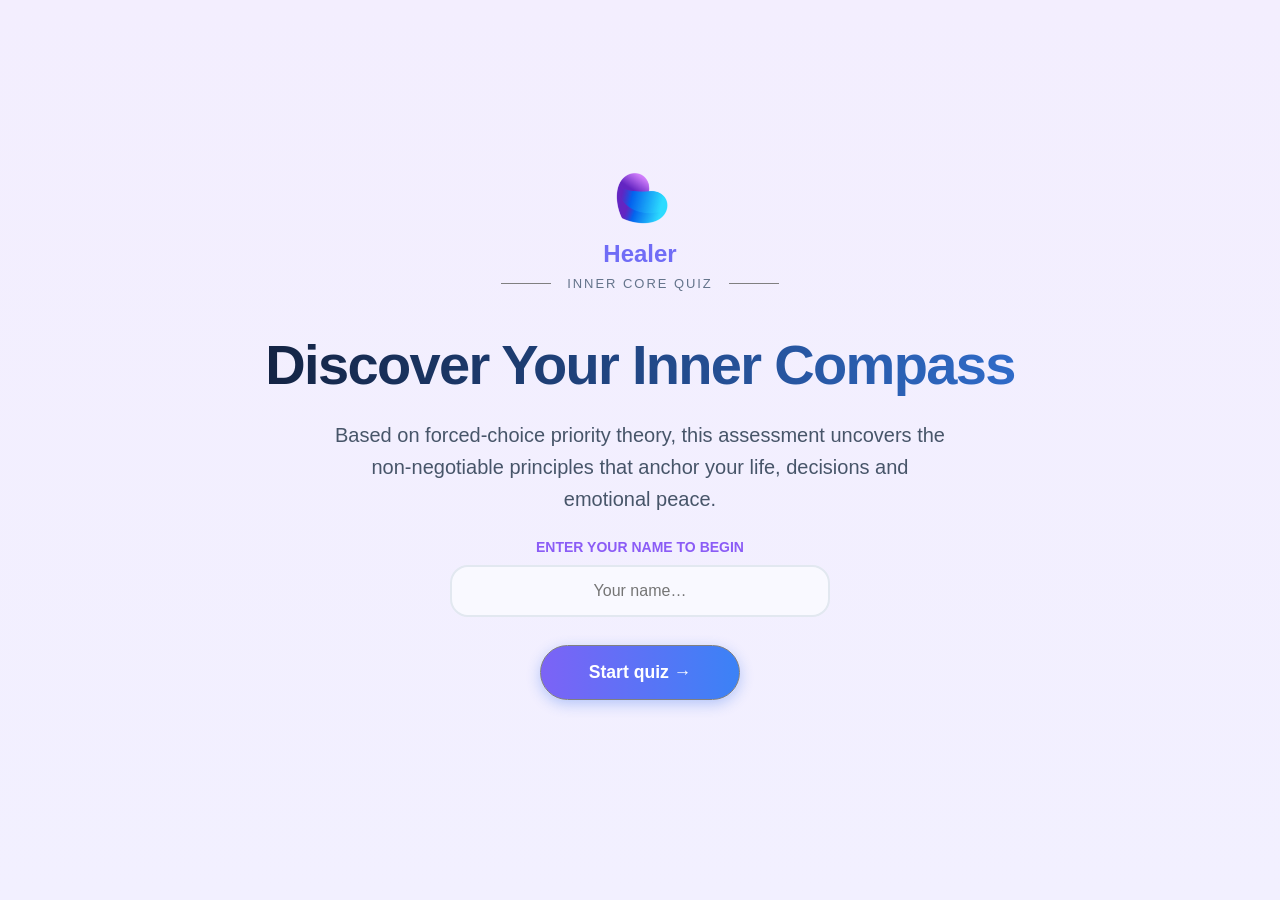
<file: index.html>
<!DOCTYPE html>
<html lang="en">

<head>
  <meta charset="UTF-8">
  <meta name="viewport" content="width=device-width, initial-scale=1, viewport-fit=cover">
  <title>Healer – Discover Your Inner Compass</title>
  <link rel="icon" href="images/healer-logo.webp">
  <link rel="preconnect" href="https://fonts.googleapis.com">
  <link href="https://fonts.googleapis.com/css2?family=Gabarito:wght@400..900&display=swap" rel="stylesheet">
  <link rel="stylesheet" href="style.css">
</head>

<body class="center-layout">

  <div class="intro-container">
    <img src="images/healer-logo.webp" alt="Healer logo" class="brand-logo">
    <div class="brand-title">Healer</div>

    <div class="kicker-line-wrap">
      <span class="kicker-text">Inner core quiz</span>
    </div>

    <h1 class="hero-heading">Discover Your Inner Compass</h1>
    <p class="hero-desc">
      Based on forced-choice priority theory, this assessment uncovers the non-negotiable principles that anchor your
      life, decisions and emotional peace.
    </p>

    <form action="pick-cards.html" method="GET" class="intro-form">
      <label class="input-label-kicker" for="userName">Enter your name to begin</label>
      <input type="text" id="userName" name="userName" class="name-input" placeholder="Your name…" maxlength="30"
        required autocomplete="off">
      <div class="btn-wrap">
        <button type="submit" class="btn-pill">Start quiz &rarr;</button>
      </div>
    </form>
  </div>

</body>

</html>
</file>
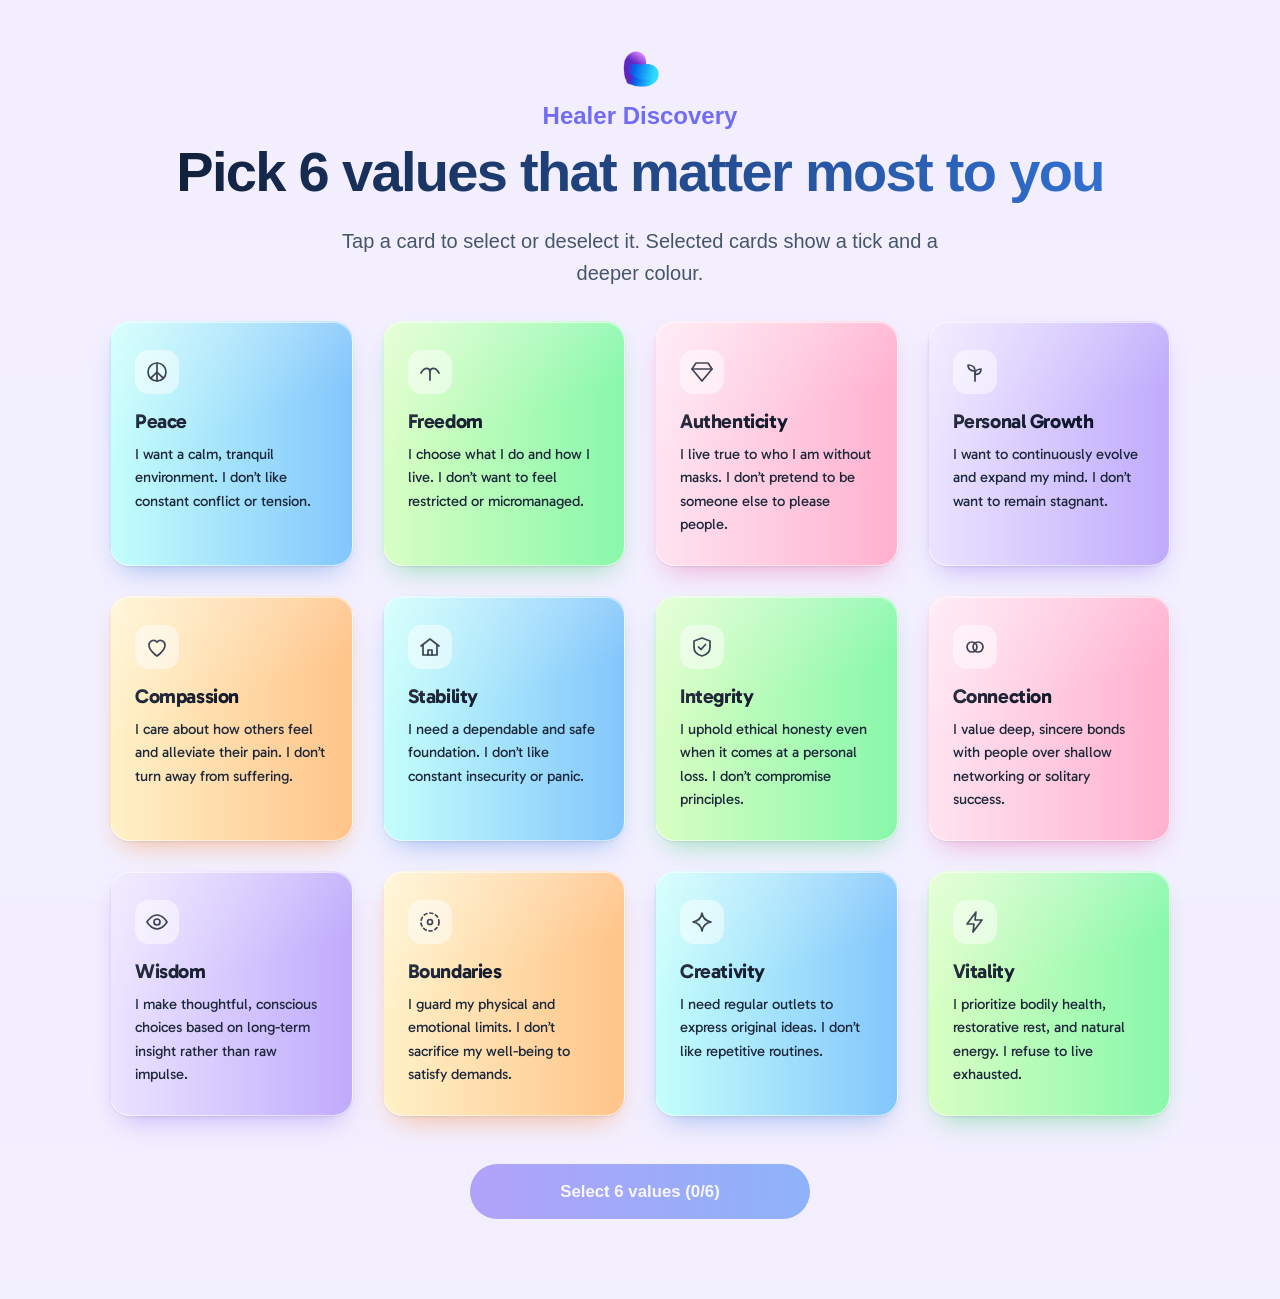
<file: pick-cards.html>
<!DOCTYPE html>
<html lang="en">

<head>
  <meta charset="UTF-8">
  <meta name="viewport" content="width=device-width, initial-scale=1, viewport-fit=cover">
  <title>Healer – Pick Your Core Values</title>
  <link rel="icon" href="images/healer-logo.webp">
  <link rel="preconnect" href="https://fonts.googleapis.com">
  <link href="https://fonts.googleapis.com/css2?family=Gabarito:wght@400..900&display=swap" rel="stylesheet">
  <link rel="stylesheet" href="style.css">
</head>

<body>
  <noscript>
    <p style="text-align:center;padding:2rem">Please turn on JavaScript to use this quiz.</p>
  </noscript>

  <div class="app-layout">

    <!-- ================= STAGE 1: PICK CARDS ================= -->
    <main id="selection-stage" class="stage active">
      <header class="stage-header">
        <img src="images/healer-logo.webp" alt="Healer logo" class="brand-logo small-logo">
        <div class="brand-title">Healer Discovery</div>
        <h1 class="hero-heading" id="selectionHeading">Pick 6 values that matter most to you</h1>
        <p class="hero-desc">Tap a card to select or deselect it. Selected cards show a tick and a deeper colour.</p>
      </header>

      <section class="cards-deck" id="cardsDeck">

        <article class="healer-card" data-id="peace" role="button" tabindex="0" aria-pressed="false">
          <span class="card-icon" aria-hidden="true"><svg viewBox="0 0 24 24">
              <circle cx="12" cy="12" r="9" />
              <path d="M12 3v18M12 12l-6.4 6.4M12 12l6.4 6.4" />
            </svg></span>
          <h3 class="card-title">Peace</h3>
          <p class="card-text">I want a calm, tranquil environment. I don’t like constant conflict or tension.</p>
        </article>

        <article class="healer-card" data-id="freedom" role="button" tabindex="0" aria-pressed="false">
          <span class="card-icon" aria-hidden="true"><svg viewBox="0 0 24 24">
              <path d="M3 13c4-7 9-5 9-1 0-4 5-6 9 1" />
              <path d="M12 12v8" />
            </svg></span>
          <h3 class="card-title">Freedom</h3>
          <p class="card-text">I choose what I do and how I live. I don’t want to feel restricted or micromanaged.</p>
        </article>

        <article class="healer-card" data-id="authenticity" role="button" tabindex="0" aria-pressed="false">
          <span class="card-icon" aria-hidden="true"><svg viewBox="0 0 24 24">
              <path d="M6 3h12l4 6-10 12L2 9z" />
              <path d="M2 9h20" />
            </svg></span>
          <h3 class="card-title">Authenticity</h3>
          <p class="card-text">I live true to who I am without masks. I don’t pretend to be someone else to please
            people.</p>
        </article>

        <article class="healer-card" data-id="growth" role="button" tabindex="0" aria-pressed="false">
          <span class="card-icon" aria-hidden="true"><svg viewBox="0 0 24 24">
              <path d="M12 21V11" />
              <path d="M12 11C12 7 9 5 5 5c0 4 3 6 7 6" />
              <path d="M12 14c0-3 2.5-5 6-5 0 3.5-2.5 5.5-6 5.5" />
            </svg></span>
          <h3 class="card-title">Personal Growth</h3>
          <p class="card-text">I want to continuously evolve and expand my mind. I don’t want to remain stagnant.</p>
        </article>

        <article class="healer-card" data-id="compassion" role="button" tabindex="0" aria-pressed="false">
          <span class="card-icon" aria-hidden="true"><svg viewBox="0 0 24 24">
              <path d="M12 21s-8-5.2-8-11a4.5 4.5 0 0 1 8-2.8A4.5 4.5 0 0 1 20 10c0 5.8-8 11-8 11z" />
            </svg></span>
          <h3 class="card-title">Compassion</h3>
          <p class="card-text">I care about how others feel and alleviate their pain. I don’t turn away from suffering.
          </p>
        </article>

        <article class="healer-card" data-id="stability" role="button" tabindex="0" aria-pressed="false">
          <span class="card-icon" aria-hidden="true"><svg viewBox="0 0 24 24">
              <path d="M3 11l9-7 9 7" />
              <path d="M5 10v10h14V10" />
              <path d="M10 20v-5h4v5" />
            </svg></span>
          <h3 class="card-title">Stability</h3>
          <p class="card-text">I need a dependable and safe foundation. I don’t like constant insecurity or panic.</p>
        </article>

        <article class="healer-card" data-id="integrity" role="button" tabindex="0" aria-pressed="false">
          <span class="card-icon" aria-hidden="true"><svg viewBox="0 0 24 24">
              <path d="M12 3l8 3v6c0 5-3.5 8-8 9-4.5-1-8-4-8-9V6z" />
              <path d="M8.5 12l2.5 2.5 4.5-5" />
            </svg></span>
          <h3 class="card-title">Integrity</h3>
          <p class="card-text">I uphold ethical honesty even when it comes at a personal loss. I don’t compromise
            principles.</p>
        </article>

        <article class="healer-card" data-id="connection" role="button" tabindex="0" aria-pressed="false">
          <span class="card-icon" aria-hidden="true"><svg viewBox="0 0 24 24">
              <circle cx="9" cy="12" r="5" />
              <circle cx="15" cy="12" r="5" />
            </svg></span>
          <h3 class="card-title">Connection</h3>
          <p class="card-text">I value deep, sincere bonds with people over shallow networking or solitary success.</p>
        </article>

        <article class="healer-card" data-id="wisdom" role="button" tabindex="0" aria-pressed="false">
          <span class="card-icon" aria-hidden="true"><svg viewBox="0 0 24 24">
              <path d="M2 12s4-7 10-7 10 7 10 7-4 7-10 7S2 12 2 12z" />
              <circle cx="12" cy="12" r="3" />
            </svg></span>
          <h3 class="card-title">Wisdom</h3>
          <p class="card-text">I make thoughtful, conscious choices based on long-term insight rather than raw impulse.
          </p>
        </article>

        <article class="healer-card" data-id="boundaries" role="button" tabindex="0" aria-pressed="false">
          <span class="card-icon" aria-hidden="true"><svg viewBox="0 0 24 24">
              <circle cx="12" cy="12" r="9" stroke-dasharray="3 3" />
              <circle cx="12" cy="12" r="2.5" />
            </svg></span>
          <h3 class="card-title">Boundaries</h3>
          <p class="card-text">I guard my physical and emotional limits. I don’t sacrifice my well-being to satisfy
            demands.</p>
        </article>

        <article class="healer-card" data-id="creativity" role="button" tabindex="0" aria-pressed="false">
          <span class="card-icon" aria-hidden="true"><svg viewBox="0 0 24 24">
              <path d="M12 3c.8 5 4 8.2 9 9-5 .8-8.2 4-9 9-.8-5-4-8.2-9-9 5-.8 8.2-4 9-9z" />
            </svg></span>
          <h3 class="card-title">Creativity</h3>
          <p class="card-text">I need regular outlets to express original ideas. I don’t like repetitive routines.</p>
        </article>

        <article class="healer-card" data-id="vitality" role="button" tabindex="0" aria-pressed="false">
          <span class="card-icon" aria-hidden="true"><svg viewBox="0 0 24 24">
              <path d="M13 2L4 14h7l-1 8 9-12h-7z" />
            </svg></span>
          <h3 class="card-title">Vitality</h3>
          <p class="card-text">I prioritize bodily health, restorative rest, and natural energy. I refuse to live
            exhausted.</p>
        </article>

      </section>

      <div class="bottom-action-wrapper">
        <button id="startDuelBtn" class="bottom-cta-btn" type="button" aria-live="polite" disabled>Select 6 values
          (0/6)</button>
      </div>
    </main>

    <!-- ================= STAGE 2: HEAD-TO-HEAD DUEL ================= -->
    <section id="duel-stage" class="stage">
      <header class="stage-header">
        <img src="images/healer-logo.webp" alt="Healer logo" class="brand-logo small-logo">
        <div class="kicker-line-wrap"><span class="kicker-text">Forced choice duel</span></div>
        <h1 class="hero-heading duel-heading">Which value is more important for you?</h1>
        <p class="duel-instruction">Choose one value from the below two values</p>
      </header>

      <div class="duel-arena">
        <div class="duel-card-box" id="leftDuelCard"></div>

        <div class="duel-middle">
          <div class="duel-progress-track">
            <div id="duelProgress" class="duel-progress-fill"></div>
          </div>
        </div>

        <div class="duel-card-box" id="rightDuelCard"></div>
      </div>

      <div class="btn-wrap">
        <button type="button" id="restartDuelBtn" class="restart-link-btn">&times; Restart duel</button>
      </div>
    </section>

    <!-- ================= STAGE 3: RESULTS ================= -->
    <section id="result-stage" class="stage">
      <header class="stage-header">
        <img src="images/healer-logo.webp" alt="Healer logo" class="brand-logo small-logo">
        <div class="brand-title">Healer Profile</div>
        <h1 class="hero-heading" id="resultsHeading">Your Core Values Hierarchy</h1>
        <p class="hero-desc">Ranked strictly by your head-to-head decisions.</p>
      </header>

      <section class="cards-deck results-deck" id="rankedCardsGrid"></section>

      <div class="btn-wrap">
        <button type="button" id="retakeBtn" class="btn-pill">Retake assessment</button>
      </div>
    </section>

  </div>
  <script src="script.js"></script>
</body>

</html>
</file>
<file: style.css>
:root {
  --primary-gradient: linear-gradient(90deg, #101A31, #3375DB);
  --accent-gradient: linear-gradient(90deg, #7C63F6, #3b82f6);
  --hover-blue: #1d4ed8;
  --text-body: #475569;
  --text-muted: #64748b;
  --page-bg: linear-gradient(180deg, #F3EEFE 0%, #F2F0FF 100%);
  --surface-border: #e2e8f0;
  --input-bg: #F9F9FF;
  --ink: #0f172a;
  --card-grad: linear-gradient(90deg, #9bfcf7, #69b9fa);
  --card-sel: linear-gradient(90deg, #c0fd98, #48fa86);
  --res-grad: linear-gradient(135deg, #ffffff, #efe9ff);
  --res-border: #ddd3fb;
  --res-shadow: rgba(124, 99, 246, .14);
  --res-ink: #0f172a;
  --res-ink-2: #475569;
}

* {
  box-sizing: border-box;
  margin: 0;
  padding: 0;
  font-family: -apple-system, BlinkMacSystemFont, "Segoe UI", Roboto, "Helvetica Neue", Arial, sans-serif
}

html {
  height: 100%;
  scroll-padding-top: env(safe-area-inset-top, 0px)
}

:root {
  padding-top: env(safe-area-inset-top, 0px);
  padding-bottom: env(safe-area-inset-bottom, 0px)
}

body {
  background: var(--page-bg);
  color: var(--text-body);
  min-height: 100%;
  padding: clamp(1.5rem, 5vw, 3rem) clamp(1rem, 4vw, 1.5rem) 5rem
}

:focus-visible {
  outline: 3px solid #7C63F6;
  outline-offset: 3px
}

/* ---------- Stages ---------- */
.stage {
  display: none;
  margin: 0 auto;
  text-align: center;
  width: 100%
}

.stage.active {
  display: block
}

#selection-stage,
#duel-stage,
#result-stage {
  max-width: 1060px
}

/* ---------- Intro page ---------- */
.center-layout {
  display: flex;
  align-items: center;
  justify-content: center;
  min-height: 100vh;
  min-height: 100svh
}

.intro-container {
  width: 100%;
  max-width: 960px;
  text-align: center;
  margin: 0 auto
}

.intro-form {
  margin-top: .5rem
}

/* ---------- Logo & headings ---------- */
.brand-logo {
  display: block;
  width: 55px;
  max-width: 100%;
  height: auto;
  margin: 0 auto .75rem;
  object-fit: contain
}

.brand-logo.small-logo {
  width: 38px
}

.brand-title {
  font-size: 24px;
  font-weight: 700;
  color: #706CF6;
  margin-bottom: .5rem
}

.kicker-line-wrap {
  display: flex;
  align-items: center;
  justify-content: center;
  gap: 1rem;
  margin-bottom: clamp(1.5rem, 4vw, 2.5rem)
}

.kicker-line-wrap::before,
.kicker-line-wrap::after {
  content: "";
  height: 1px;
  width: clamp(24px, 8vw, 50px);
  background: gray
}

.kicker-text {
  font-size: 13px;
  font-weight: 500;
  letter-spacing: .15em;
  text-transform: uppercase;
  color: var(--text-muted)
}

.hero-heading {
  font-size: clamp(1.8rem, 6vw, 3.5rem);
  font-weight: 750;
  background: var(--primary-gradient);
  -webkit-background-clip: text;
  background-clip: text;
  -webkit-text-fill-color: transparent;
  letter-spacing: -.03em;
  margin-bottom: 1.25rem;
  line-height: 1.2;
  overflow-wrap: break-word
}

.duel-heading {
  font-size: clamp(1.5rem, 4.5vw, 2rem)
}

.hero-desc {
  font-size: clamp(1rem, 2.5vw, 1.25rem);
  line-height: 1.6;
  max-width: 620px;
  margin: 0 auto
}

.stage-header {
  margin-bottom: 1.5rem
}

/* ---------- Form & buttons ---------- */
.input-label-kicker {
  display: block;
  font-size: 14px;
  font-weight: 550;
  text-transform: uppercase;
  color: #8B5CF6;
  margin: 1.5rem 0 .65rem
}

.name-input {
  width: 100%;
  max-width: 380px;
  padding: .95rem 1.4rem;
  font-size: 1rem;
  border: 2px solid var(--surface-border);
  border-radius: 18px;
  text-align: center;
  background: var(--input-bg);
  color: var(--ink);
  outline: none;
  margin: 0 auto 1.75rem;
  display: block;
  transition: border-color .2s, box-shadow .2s
}

.name-input:focus {
  border-color: #00a6ff;
  box-shadow: 0 0 0 3px rgba(37, 99, 235, .15)
}

.btn-wrap {
  text-align: center
}

.btn-pill,
a.btn-pill {
  display: inline-flex;
  align-items: center;
  justify-content: center;
  padding: .95rem 2rem;
  min-width: 200px;
  height: 55px;
  background: var(--accent-gradient);
  color: #fff;
  border: 1px solid gray;
  border-radius: 9999px;
  font-size: 1.1rem;
  font-weight: 600;
  cursor: pointer;
  text-decoration: none;
  box-shadow: 0 4px 14px rgba(37, 99, 235, .3);
  transition: transform .2s, box-shadow .2s
}

.btn-pill:hover {
  transform: translateY(-3px);
  box-shadow: 0 6px 18px rgba(37, 99, 235, .35)
}

/* ---------- Cards grid ---------- */
.cards-deck {
  display: grid;
  grid-template-columns: repeat(4, 1fr);
  gap: clamp(14px, 2.5vw, 30px);
  margin-top: 2rem;
  text-align: left
}

@media (max-width:1024px) {
  .cards-deck {
    grid-template-columns: repeat(3, 1fr)
  }
}

@media (max-width:720px) {
  .cards-deck {
    grid-template-columns: repeat(2, 1fr)
  }
}

@media (max-width:460px) {
  .cards-deck {
    grid-template-columns: 1fr
  }
}

.healer-card {
  position: relative;
  font-family: "Gabarito", sans-serif;
  background: var(--card-grad);
  border: 0;
  border-radius: 16px;
  padding: 1.5rem 1.3rem;
  min-height: 180px;
  display: flex;
  flex-direction: column;
  justify-content: flex-start;
  gap: .65rem;
  cursor: pointer;
  text-align: left;
  box-shadow: rgba(0, 0, 0, .4) 0 2px 4px, rgba(0, 0, 0, .3) 0 7px 13px -3px, rgba(0, 0, 0, .2) 0 -3px 0 inset;
  transition: transform .3s, box-shadow .2s;
  user-select: none;
  -webkit-tap-highlight-color: transparent
}

.healer-card:hover {
  transform: translateY(-4px)
}

.healer-card.selected {
  transform: translateY(-2px);
  background: var(--card-sel);
  box-shadow: none
}

.healer-card.locked {
  opacity: .55;
  cursor: not-allowed
}

.card-title {
  font-family: "Gabarito", sans-serif;
  font-size: 1.15rem;
  font-weight: 750;
  color: #0f172a;
  letter-spacing: -.01em
}

.card-text {
  font-family: "Gabarito", sans-serif;
  font-size: .92rem;
  line-height: 1.5;
  color: #334155
}

.bottom-action-wrapper {
  margin-top: 3rem;
  text-align: center
}

.bottom-cta-btn {
  display: inline-block;
  width: 100%;
  max-width: 340px;
  padding: 1.1rem 2rem;
  border-radius: 999px;
  border: 0;
  background: var(--accent-gradient);
  color: #fff;
  font-size: 1.05rem;
  font-weight: 700;
  cursor: not-allowed;
  opacity: .55;
  transition: all .25s
}

.bottom-cta-btn.ready {
  opacity: 1;
  cursor: pointer;
  box-shadow: 0 6px 20px rgba(37, 99, 235, .35)
}

.bottom-cta-btn.ready:hover {
  transform: translateY(-2px)
}

/* ---------- Premium pick cards ---------- */
#cardsDeck .healer-card {
  border-radius: 20px;
  padding: 1.75rem 1.5rem;
  min-height: 200px;
  gap: .6rem;
  border: 1px solid rgba(255, 255, 255, .55);
  box-shadow: 0 1px 2px rgba(15, 23, 42, .08), 0 14px 28px -12px rgba(51, 117, 219, .45), inset 0 1px 0 rgba(255, 255, 255, .6);
  transition: transform .35s ease, box-shadow .35s ease, background .35s ease
}

#cardsDeck .healer-card::before {
  content: "";
  position: absolute;
  inset: 0;
  border-radius: inherit;
  background: linear-gradient(160deg, rgba(255, 255, 255, .35), rgba(255, 255, 255, 0) 45%);
  pointer-events: none
}

#cardsDeck .healer-card:hover {
  transform: translateY(-5px);
  box-shadow: 0 2px 4px rgba(15, 23, 42, .08), 0 22px 38px -14px rgba(51, 117, 219, .55), inset 0 1px 0 rgba(255, 255, 255, .6)
}

#cardsDeck .healer-card.selected {
  transform: translateY(-4px);
  background: var(--card-sel);
  box-shadow: 0 2px 4px rgba(15, 23, 42, .08), 0 24px 40px -14px rgba(34, 197, 94, .6), inset 0 1px 0 rgba(255, 255, 255, .6)
}

#cardsDeck .healer-card::after {
  content: "";
  position: absolute;
  top: 14px;
  right: 14px;
  width: 26px;
  height: 26px;
  border-radius: 50%;
  background: #fff url("data:image/svg+xml,%3Csvg xmlns='http://www.w3.org/2000/svg' viewBox='0 0 24 24' fill='none' stroke='%2316a34a' stroke-width='3.2' stroke-linecap='round' stroke-linejoin='round'%3E%3Cpath d='M5 12.5l4.5 4.5L19 7'/%3E%3C/svg%3E") center/14px no-repeat;
  box-shadow: 0 2px 8px rgba(15, 23, 42, .2);
  transform: scale(0);
  opacity: 0;
  transition: transform .3s cubic-bezier(.3, 1.5, .5, 1), opacity .2s
}

#cardsDeck .healer-card.selected::after {
  transform: scale(1);
  opacity: 1
}

#cardsDeck .healer-card.locked:hover {
  transform: none;
  box-shadow: 0 1px 2px rgba(15, 23, 42, .08), 0 14px 28px -12px rgba(51, 117, 219, .45), inset 0 1px 0 rgba(255, 255, 255, .6)
}

#cardsDeck .card-title {
  font-size: 1.25rem;
  font-weight: 700;
  letter-spacing: -.02em
}

#cardsDeck .card-text {
  font-size: .92rem;
  line-height: 1.6;
  color: #1e293b
}

/* ---------- Card icons ---------- */
.card-icon {
  width: 44px;
  height: 44px;
  border-radius: 14px;
  display: grid;
  place-items: center;
  background: rgba(255, 255, 255, .5);
  color: #0f172a;
  margin-bottom: .35rem
}

.card-icon svg {
  width: 24px;
  height: 24px;
  fill: none;
  stroke: currentColor;
  stroke-width: 1.7;
  stroke-linecap: round;
  stroke-linejoin: round
}

/* ---------- Duel page ---------- */
.duel-instruction {
  font-size: 1rem;
  color: var(--text-body);
  margin-top: -.25rem;
}

.duel-arena {
  display: flex;
  align-items: stretch;
  justify-content: center;
  gap: 1.5rem;
  max-width: 820px;
  margin: 2rem auto;
  text-align: left;
}

.duel-card-box {
  flex: 1;
  width: 100%;
  max-width: 360px;
  display: flex;
}

.duel-card-box .healer-card {
  width: 100%;
  background: var(--card-grad);
  border-radius: 20px;
  padding: 1.75rem 1.5rem;
  min-height: 200px;
  border: 1px solid rgba(255, 255, 255, .55);
  box-shadow: 0 1px 2px rgba(15, 23, 42, .08), 0 14px 28px -12px rgba(51, 117, 219, .45), inset 0 1px 0 rgba(255, 255, 255, .6);
  transition: transform .3s, box-shadow .3s, background .2s;
}

.duel-card-box .healer-card:hover {
  transform: translateY(-4px);
}

.duel-arena.nohover .healer-card:hover {
  transform: none;
}

.duel-card-box .healer-card:active,
.duel-card-box .healer-card.selected {
  background: var(--card-sel);
  transform: translateY(-2px) scale(.98);
}

/* progress between the cards */
.duel-middle {
  display: flex;
  flex-direction: column;
  align-items: center;
  justify-content: center;
  gap: .6rem;
  width: 90px;
  flex: none;
}

.duel-progress-track {
  width: 6px;
  flex: 1;
  min-height: 120px;
  background: #e2e8f0;
  border-radius: 999px;
  overflow: hidden;
}

.duel-progress-fill {
  width: 100%;
  height: var(--p, 0%);
  background: var(--accent-gradient);
  border-radius: 999px;
  transition: height .3s;
}

.duel-count {
  margin: 0;
  font-size: .85rem;
  text-align: center;
  color: var(--text-muted);
}

.btn-wrap {
  text-align: center;
  margin-top: 1rem;
}

.restart-link-btn {
  background: none;
  border: 1px solid #cbd5e1;
  padding: .5rem 1.25rem;
  border-radius: 999px;
  color: var(--text-muted);
  cursor: pointer;
  font-size: .88rem;
  font-weight: 600;
  font-family: inherit;
}

.restart-link-btn:hover {
  color: var(--ink);
  border-color: #94a3b8;
}

/* ---------- Phones: still side by side, progress bar in the middle ---------- */
@media (max-width:680px) {
  .duel-arena {
    flex-direction: row;
    align-items: stretch;
    gap: .5rem;
    margin: 1.5rem auto;
  }

  .duel-card-box {
    flex: 1;
    min-width: 0;
    max-width: none;
  }

  .duel-card-box .healer-card {
    min-height: 260px;
    /* tall cards fill the empty space */
    padding: 1rem .8rem;
    border-radius: 16px;
    gap: .5rem;
  }

  .duel-card-box .card-icon {
    width: 38px;
    height: 38px;
  }

  .duel-card-box .card-title {
    font-size: 1rem;
  }

  .duel-card-box .card-text {
    font-size: .8rem;
    line-height: 1.5;
  }

  /* vertical progress bar between the two cards */
  .duel-middle {
    width: 10px;
    flex: none;
  }

  .duel-progress-track {
    width: 6px;
    height: auto;
    flex: 1;
    min-height: 120px;
  }

  .duel-progress-fill {
    width: 100%;
    height: var(--p, 0%);
  }
}

@media (max-width:720px) {
  .cards-deck.results-deck {
    grid-template-columns: repeat(2, 1fr)
  }
}

@media (max-width:460px) {
  .cards-deck.results-deck {
    grid-template-columns: 1fr
  }
}

.result-meta {
  display: flex;
  justify-content: space-between;
  align-items: center;
  gap: .5rem;
  margin-bottom: .25rem
}

.rank-badge,
.wins-badge {
  font-family: "Gabarito", sans-serif;
  font-size: .8rem;
  font-weight: 800;
  color: #0f172a;
  background: rgba(255, 255, 255, .6);
  padding: .3rem .75rem;
  border-radius: 999px
}

.wins-badge {
  font-weight: 600
}

.result-card {
  cursor: default;
  user-select: text;
  background: var(--res-grad);
  border: 1px solid var(--res-border);
  border-radius: 20px;
  padding: 1.75rem 1.6rem;
  min-height: 210px;
  box-shadow: 0 1px 2px rgba(31, 26, 77, .06), 0 14px 30px -14px var(--res-shadow), inset 0 1px 0 rgba(255, 255, 255, .8);
  transition: transform .35s ease, box-shadow .35s ease, border-color .35s ease
}

.result-card:hover {
  transform: translateY(-4px);
  border-color: rgba(124, 99, 246, .45);
  box-shadow: 0 2px 4px rgba(31, 26, 77, .06), 0 22px 40px -14px rgba(124, 99, 246, .38), inset 0 1px 0 rgba(255, 255, 255, .8)
}

.result-card.selected {
  background: linear-gradient(135deg, #7C63F6, #3b82f6);
  border-color: rgba(255, 255, 255, .35);
  box-shadow: 0 22px 44px -16px rgba(91, 99, 246, .65), inset 0 1px 0 rgba(255, 255, 255, .35)
}

.result-card.selected:hover {
  transform: translateY(-4px);
  border-color: rgba(255, 255, 255, .65)
}

.result-card .result-meta {
  margin-bottom: .9rem
}

.result-card .rank-badge {
  background: transparent;
  border: 1px solid rgba(124, 99, 246, .35);
  color: #6d57e8;
  padding: .2rem .7rem;
  letter-spacing: .06em
}

.result-card .wins-badge {
  background: transparent;
  color: var(--text-muted);
  padding: 0;
  font-weight: 600
}

.result-card .card-title {
  color: var(--res-ink);
  font-size: 1.35rem;
  font-weight: 700;
  letter-spacing: -.02em
}

.result-card .card-text {
  color: var(--res-ink-2);
  line-height: 1.65
}

.result-card .card-icon {
  background: linear-gradient(135deg, #7C63F6, #3b82f6);
  color: #fff;
  box-shadow: 0 6px 14px -6px rgba(91, 99, 246, .6)
}

.result-card.selected .card-title,
.result-card.selected .card-text {
  color: #fff
}

.result-card.selected .rank-badge {
  border-color: rgba(255, 255, 255, .55);
  color: #fff;
  background: transparent
}

.result-card.selected .wins-badge {
  color: rgba(255, 255, 255, .7);
  background: transparent
}

.result-card.selected .card-icon {
  background: rgba(255, 255, 255, .22);
  color: #fff;
  box-shadow: none
}

/* ---------- Keep the pick counter visible on phones ---------- */
@media (max-width:720px) {
  .bottom-action-wrapper {
    position: sticky;
    bottom: 0;
    z-index: 5;
    margin-top: 1.5rem;
    padding: .9rem 0 calc(.9rem + env(safe-area-inset-bottom, 0px));
    background: linear-gradient(180deg, rgba(243, 238, 254, 0), #F3EEFE 40%)
  }
}

@media (prefers-reduced-motion:reduce) {
  * {
    transition: none !important
  }
}

[data-color="0"] {
  --c1: #c4fefb;
  --c2: #83c6fc;
  --s1: #89eddf;
  --s2: #54a0eb;
  --glow: 51, 117, 219;
  --tint: #e9f6ff;
}

[data-color="1"] {
  --c1: #d9fec3;
  --c2: #88f8ab;
  --s1: #b2f489;
  --s2: #56de8d;
  --glow: 34, 197, 94;
  --tint: #eafbee;
}

[data-color="2"] {
  --c1: #ffe3f1;
  --c2: #ffb1cf;
  --s1: #ffb6d8;
  --s2: #ff77ab;
  --glow: 236, 72, 153;
  --tint: #ffeef6;
}

[data-color="3"] {
  --c1: #ebe3ff;
  --c2: #c0abfc;
  --s1: #d3c0ff;
  --s2: #9b7ff5;
  --glow: 124, 92, 240;
  --tint: #f3eeff;
}

[data-color="4"] {
  --c1: #fff1c7;
  --c2: #ffc489;
  --s1: #ffde7a;
  --s2: #ffa64e;
  --glow: 249, 115, 22;
  --tint: #fff4e6;
}

/* normal state */
.healer-card[data-color],
#cardsDeck .healer-card[data-color],
.duel-card-box .healer-card[data-color] {
  background: linear-gradient(90deg, var(--c1), var(--c2));
  box-shadow: 0 1px 2px rgba(15, 23, 42, .08),
    0 14px 28px -12px rgba(var(--glow), .45),
    inset 0 1px 0 rgba(255, 255, 255, .6);
}

/* hover */
#cardsDeck .healer-card[data-color]:hover:not(.locked),
.duel-card-box .healer-card[data-color]:hover {
  box-shadow: 0 2px 4px rgba(15, 23, 42, .08),
    0 22px 38px -14px rgba(var(--glow), .55),
    inset 0 1px 0 rgba(255, 255, 255, .6);
}

/* selected / pressed: deeper version of the card's own colour */
#cardsDeck .healer-card[data-color].selected,
.duel-card-box .healer-card[data-color]:active,
.duel-card-box .healer-card[data-color].selected {
  background: linear-gradient(90deg, var(--s1), var(--s2));
  box-shadow: 0 2px 4px rgba(15, 23, 42, .08),
    0 24px 40px -14px rgba(var(--glow), .65),
    inset 0 1px 0 rgba(255, 255, 255, .6);
}

/* result cards: soft tint of their colour (the #1 card keeps its purple highlight) */
.result-card[data-color]:not(.selected) {
  background: linear-gradient(135deg, #fff, var(--tint));
  border-color: rgba(var(--glow), .3);
}

.result-card[data-color]:not(.selected) .card-icon {
  background: linear-gradient(135deg, var(--c1), var(--c2));
  color: #0f172a;
  box-shadow: 0 6px 14px -6px rgba(var(--glow), .6);
}

/* ---------- Pick page: 2 cards side by side on phones ---------- */
@media (max-width:460px) {
  #cardsDeck.cards-deck {
    grid-template-columns: repeat(2, 1fr);
    /* overrides the 1-column rule */
    gap: 12px;
  }

  #cardsDeck .healer-card {
    min-height: 0;
    padding: 1rem .8rem;
    border-radius: 16px;
    gap: .4rem;
    min-width: 0;
  }

  #cardsDeck .card-icon {
    width: 36px;
    height: 36px;
    border-radius: 12px;
  }

  #cardsDeck .card-icon svg {
    width: 20px;
    height: 20px;
  }

  #cardsDeck .card-title {
    font-size: 1rem;
  }

  #cardsDeck .card-text {
    font-size: .78rem;
    line-height: 1.45;
  }

  /* smaller tick badge so it doesn't crowd the narrow card */
  #cardsDeck .healer-card::after {
    top: 8px;
    right: 8px;
    width: 22px;
    height: 22px;
    background-size: 12px;
  }
}
/* ---------- Duel page: fill the phone screen, no empty space ---------- */
@media (max-width:680px) {
  body { padding-bottom: 1.5rem; }

  #duel-stage.active {
    display: flex;
    flex-direction: column;
    min-height: calc(100svh - 3rem);   /* full screen height */
  }

  #duel-stage .duel-arena {
    flex: 1;                            /* arena takes all the leftover height */
    margin: 1rem auto;
    width: 100%;
  }

  #duel-stage .duel-card-box .healer-card {
    min-height: 0;
    height: 100%;                       /* cards stretch to fill */
    padding: 1.25rem 1rem;
    gap: .7rem;
  }

  /* bigger content so the taller cards don't look empty */
  #duel-stage .card-icon  { width: 48px; height: 48px; }
  #duel-stage .card-icon svg { width: 26px; height: 26px; }
  #duel-stage .card-title { font-size: 1.2rem; }
  #duel-stage .card-text  { font-size: .95rem; line-height: 1.6; }

  #duel-stage .btn-wrap { margin: .5rem 0 0; }
}
</file>
